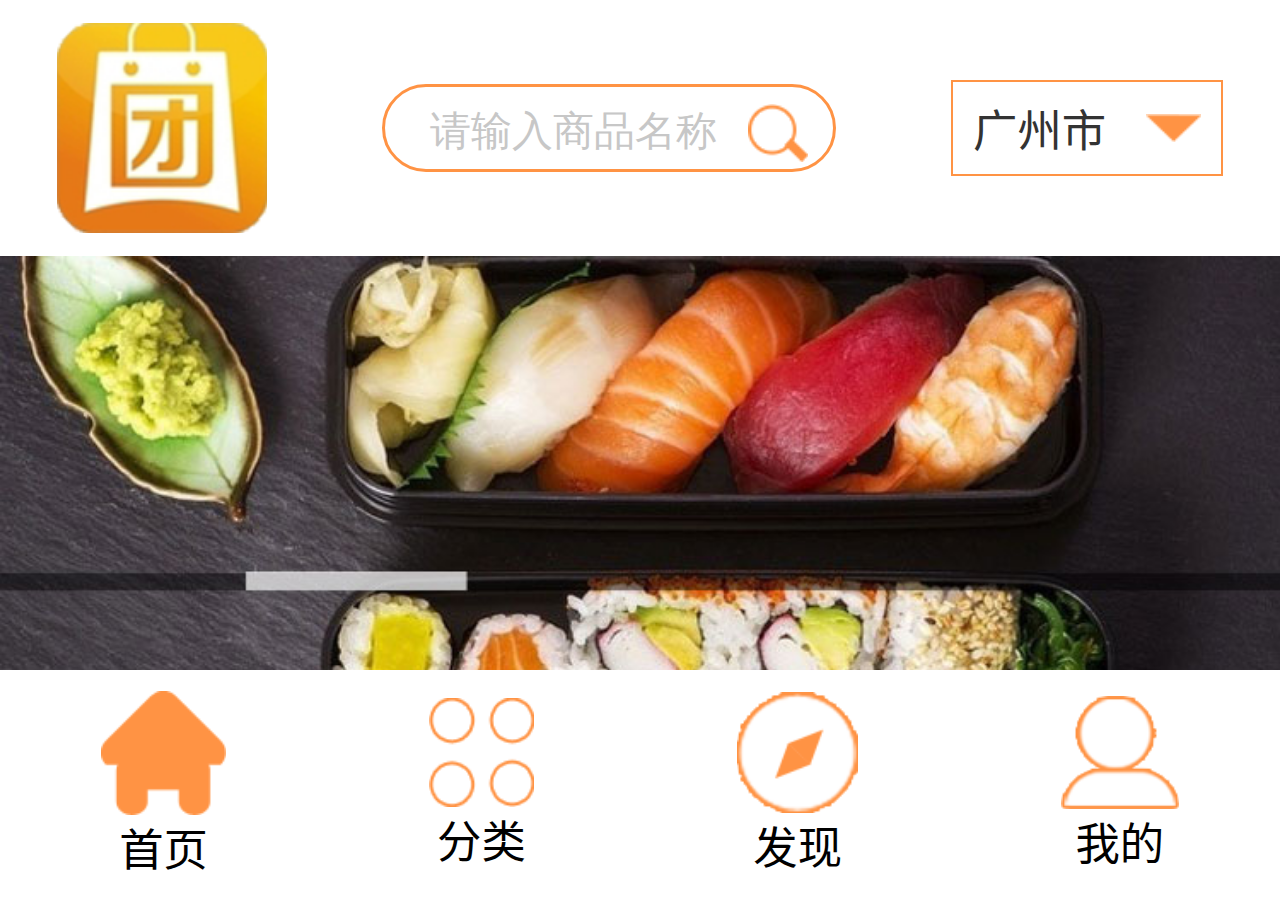
<file: index.html>
<!DOCTYPE html>
<html lang="en">

<head>
    <meta charset="UTF-8">
    <!-- device-width 设备宽度(手机屏幕宽度) initial-scale=1.0 初始化缩放为1 -->
    <meta name="viewport" content="width=device-width, initial-scale=1.0, user-scalable=no">
    <title>首页</title>
    <link rel="stylesheet" href="./css/index.min.css">
</head>

<body>
    <!-- 首页 -->
    <div class="index">
        <!-- 头部 -->
        <header>
            <!-- logo -->
            <img src="./img/logo.png">
            <!-- 搜索框 -->
            <div>
                <input type="text" placeholder="请输入商品名称">
                <img src="./img/fangdajing.png">
            </div>
            <!-- 下拉框 -->
            <div>
                <p>广州市</p>
                <img src="./img/jiantou.png">
            </div>
        </header>
        <section>
            <!-- 图片 -->
            <div class="picture">
                <img src="./img/content.jpg">
            </div>
            <!-- 优惠团购 -->
            <div class="discounts">
                <div class="top">
                    <div class="left">
                        <img src="./img/icon1.png">
                        <p>优惠团购</p>
                    </div>
                    <div class="right">
                        <p>更多</p>
                        <img src="./img/icon2.png">
                    </div>
                </div>
                <div class="bottom">
                    <div>
                        <img src="./img/goods.jpg">
                        <img src="./img/goods2.jpg">
                    </div>
                    <div>
                        <img src="./img/goods3.jpg">
                        <img src="./img/goods4.jpg">
                    </div>

                </div>
            </div>
            <!-- 猜你喜欢 -->
            <div class="guess">
                <div class="top">
                    <div class="left">
                        <img src="./img/icon3.png">
                        <p>猜你喜欢</p>
                    </div>
                    <div class="right">
                        <p>更多</p>
                        <img src="./img/icon2.png">
                    </div>
                </div>
                <div class="bottom">
                    <div class="food">
                        <div class="left">
                            <img src="./img/food.jpg">
                        </div>
                        <div class="right">
                            <div>
                                <h3>万岁寿司（正佳店）</h3>
                                <p>&lt;100m</p>
                            </div>
                            <div>
                                <p>[100店通用]双人套餐</p>
                            </div>
                            <div>
                                <h4>￥88.00</h4>
                                <p>已售1000</p>
                            </div>
                        </div>
                    </div>
                    <div class="food">
                        <div class="left">
                            <img src="./img/food2.jpg">
                        </div>
                        <div class="right">
                            <div>
                                <h3>周黑鸭（正佳店）</h3>
                                <p>&lt;100m</p>
                            </div>
                            <div>
                                <p>[100店通用]双人套餐</p>
                            </div>
                            <div>
                                <h4>￥88.00</h4>
                                <p>已售1000</p>
                            </div>
                        </div>
                    </div>
                </div>
            </div>
        </section>
        <footer>
            <ul>
                <li>
                    <a href="index.html">
                        <img src="./img/home.png">
                        <p>首页</p>
                    </a>
                </li>
                <li>
                    <a href="classify.html">
                        <img src="./img/class.png">
                        <p>分类</p>
                    </a>

                </li>
                <li>
                    <a href="find.html">
                        <img src="./img/discover.png">
                        <p>发现</p>
                    </a>

                </li>
                <li>
                    <a href="me.html">
                        <img src="./img/person.png">
                        <p>我的</p>
                    </a>

                </li>
            </ul>
        </footer>
    </div>
</body>
<script src="./lib-flexible-2.0/index.js"></script>

</html>
</file>
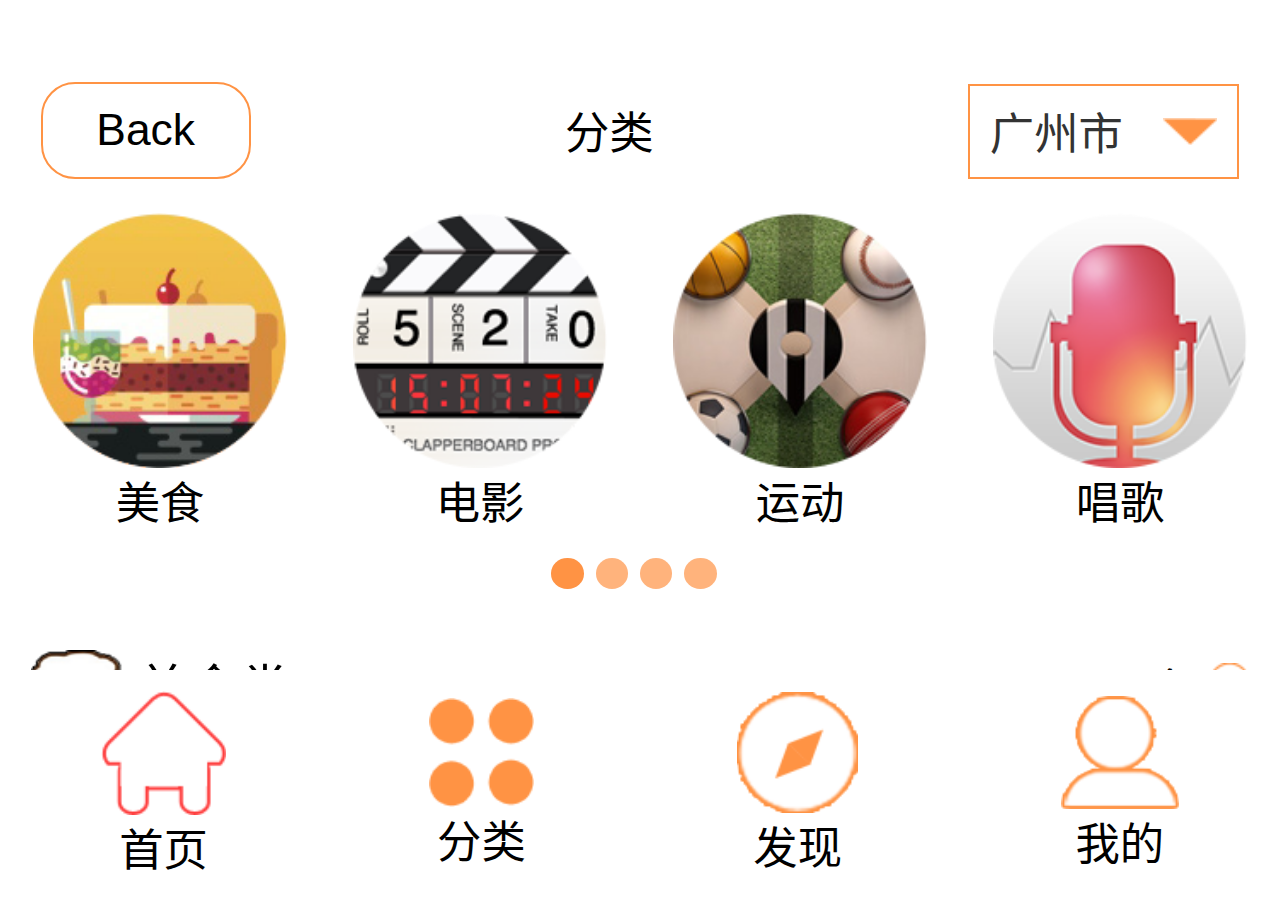
<file: classify.html>
<!DOCTYPE html>
<html lang="en">

<head>
    <meta charset="UTF-8">
    <meta name="viewport" content="width=device-width, initial-scale=1.0, user-scalable=no">
    <link rel="stylesheet" href="./css/classify.min.css">
    <title>分类</title>
</head>

<body>
    <div class="classify">
        <!-- 头部 -->
        <header>
            <button>Back</button>
            <p>分类</p>
            <div>
                <p>广州市</p>
                <img src="./img/jiantou.png">
            </div>
        </header>
        <!-- 区域 -->
        <section>
            <!-- 分类 -->
            <div class="slideshow">
                <!-- 图片 -->
                <ul>
                    <li>
                        <img src="./img/foods.png">
                        <p>美食</p>
                    </li>
                    <li>
                        <img src="./img/movie.png">
                        <p>电影</p>
                    </li>
                    <li>
                        <img src="./img/sport.png">
                        <p>运动</p>
                    </li>
                    <li>
                        <img src="./img/music.png">
                        <p>唱歌</p>
                    </li>
                </ul>
                <!-- 圆点 -->
                <div class="dot">
                    <div></div>
                    <div></div>
                    <div></div>
                    <div></div>
                </div>
            </div>
            <!-- 美食类 -->
            <div class="cate">
                <div class="top">
                    <div class="left">
                        <img src="./img/type_of_food.png">
                        <p>美食类</p>
                    </div>
                    <div class="right">
                        <p>更多</p>
                        <img src="./img/icon2.png">
                    </div>
                </div>
                <div class="bottom">
                    <img src="./img/foods1.jpg">
                    <img src="./img/foods2.jpg">
                    <img src="./img/foods3.jpg">
                    <img src="./img/foods4.jpg">
                </div>
            </div>
            <!-- 运动类 -->
            <div class="sport">
                <div class="top">
                    <div class="left">
                        <img src="./img/type_of_sport.png">
                        <p>运动类</p>
                    </div>
                    <div class="right">
                        <p>更多</p>
                        <img src="./img/icon2.png">
                    </div>
                </div>
                <div class="bottom">
                    <img src="./img/sport1.jpg">
                    <img src="./img/sport2.jpg">
                    <img src="./img/sport3.jpg">
                    <img src="./img/sport4.jpg">
                </div>
            </div>
            <!-- 电影类 -->
            <div class="movie">
                <div class="top">
                    <div class="left">
                        <img src="./img/type_of_movie.png">
                        <p>电影类</p>
                    </div>
                    <div class="right">
                        <p>更多</p>
                        <img src="./img/icon2.png">
                    </div>
                </div>
                <div class="bottom">
                    <img src="./img/movie1.jpg">
                    <img src="./img/movie2.jpg">
                    <img src="./img/movie3.jpg">
                    <img src="./img/movie4.jpg">
                </div>
            </div>
        </section>
        <!-- 尾部 -->
        <footer>
            <ul>
                <li>
                    <a href="index.html">
                        <img src="./img/classify/home.png">
                        <p>首页</p>
                    </a>

                </li>
                <li>
                    <a href="classify.html">
                        <img src="./img/classify/class.png">
                        <p>分类</p>
                    </a>

                </li>
                <li>
                    <a href="find.html">
                        <img src="./img/discover.png">
                        <p>发现</p>
                    </a>

                </li>
                <li>
                    <a href="me.html">
                        <img src="./img/person.png">
                        <p>我的</p>
                    </a>

                </li>
            </ul>
        </footer>
    </div>
</body>
<script src="./lib-flexible-2.0/index.js"></script>

</html>
</file>
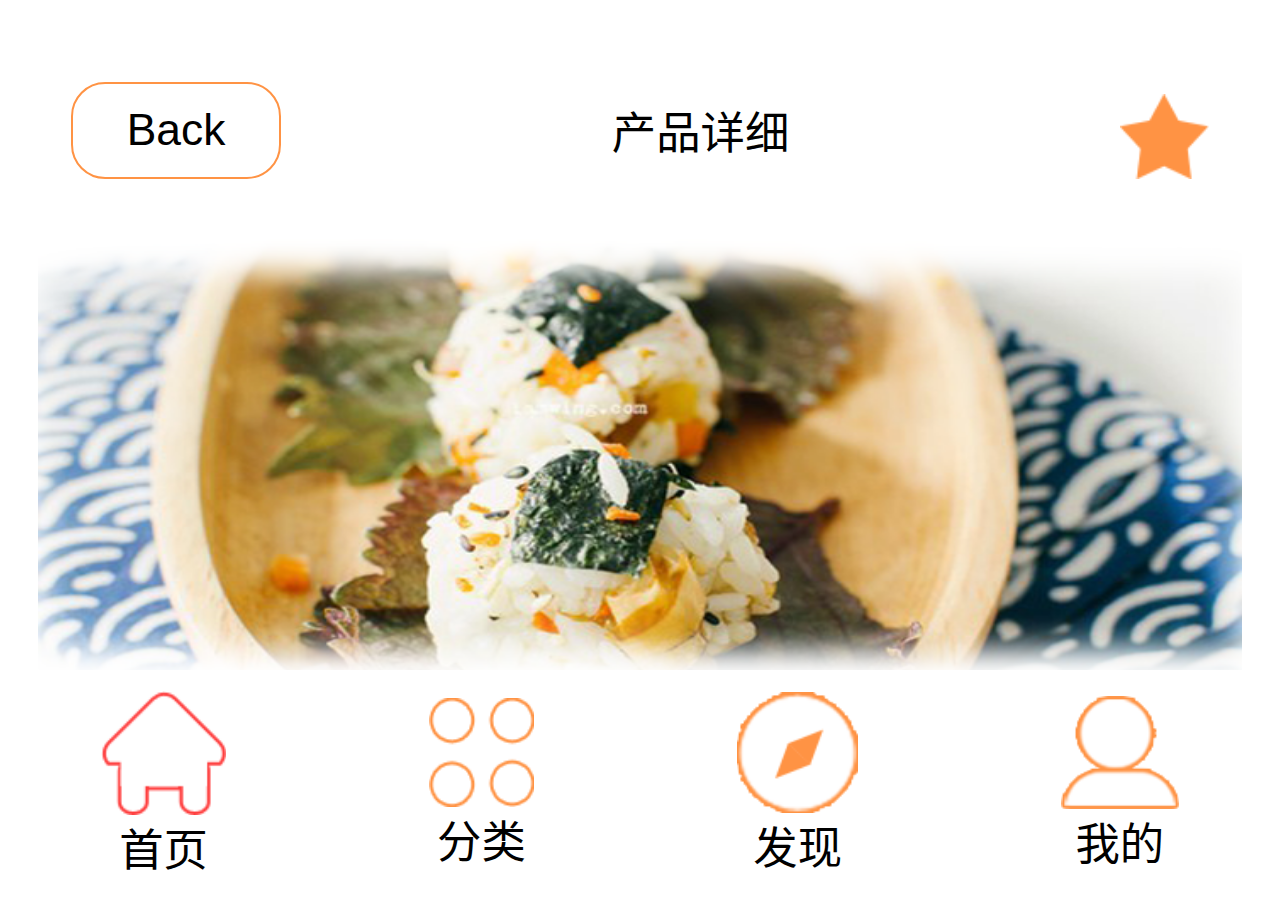
<file: detailed.html>
<!DOCTYPE html>
<html lang="en">

<head>
    <meta charset="UTF-8">
    <meta name="viewport" content="width=device-width, initial-scale=1.0, user-scalable=no">
    <title>产品详细</title>
    <link rel="stylesheet" href="./css/detailed.min.css">
</head>

<body>
    <div class="detailed">
        <!-- 头部 -->
        <header>
            <button>Back</button>
            <p>产品详细</p>
            <div>
                <img src="./img/star.png">
            </div>
        </header>
        <!-- 区域 -->
        <section>
            <div class="photo">
                <img src="./img/food/food.png">
                <div class="price">
                    <h4>￥32</h2>
                        <button>购买</button>
                </div>
            </div>
            <div class="evaluate">
                <div class="top">
                    <div class="left">
                        <img src="./img/star.png">
                        <p>好评度<span>99%</span></p>
                    </div>
                    <div class="right">
                        <p>共605个评价&gt;</p>
                    </div>
                </div>
                <div class="bottom">
                    <p>适用商品</p>
                    <p>&gt;</p>
                </div>
            </div>
            <div class="product">
                <div class="bread">
                    <img src="./img/food3.png">
                </div>
                <div class="store">
                    <div class="sushi">
                        <h4>万岁寿司（正佳店）</h4>
                        <div>
                            <img src="./img/star.png">
                            <img src="./img/star.png">
                            <img src="./img/star.png">
                            <img src="./img/star.png">
                            <img src="./img/star.png">
                            <p>10分</p>
                        </div>
                        <p>离你100m</p>
                        <a href="#">查看详情 &gt;&gt;</a>
                    </div>
                    <div class="open">
                        <button>进入</button>
                    </div>
                </div>
            </div>
            <div class="product">
                <div class="bread">
                    <img src="./img/food4.png">
                </div>
                <div class="store">
                    <div class="sushi">
                        <h4>万岁寿司（体育西店）</h4>
                        <div>
                            <img src="./img/star.png">
                            <img src="./img/star.png">
                            <img src="./img/star.png">
                            <img src="./img/star.png">
                            <img src="./img/star.png">
                            <p>10分</p>
                        </div>
                        <p>离你100m</p>
                        <a href="#">查看详情 &gt;&gt;</a>
                    </div>
                    <div class="open">
                        <button>进入</button>
                    </div>
                </div>
            </div>
            <div class="product">
                <div class="bread">
                    <img src="./img/food4.png">
                </div>
                <div class="store">
                    <div class="sushi">
                        <h4>万岁寿司（昌岗店）</h4>
                        <div>
                            <img src="./img/star.png">
                            <img src="./img/star.png">
                            <img src="./img/star.png">
                            <img src="./img/star.png">
                            <img src="./img/star.png">
                            <p>10分</p>
                        </div>
                        <p>离你100m</p>
                        <a href="#">查看详情 &gt;&gt;</a>
                    </div>
                    <div class="open">
                        <button>进入</button>
                    </div>
                </div>
            </div>
        </section>
        <!-- 尾部 -->
        <footer>
            <ul>
                <li>
                    <a href="index.html">
                        <img src="./img/classify/home.png">
                        <p>首页</p>
                    </a>

                </li>
                <li>
                    <a href="classify.html">
                        <img src="./img/class.png">
                        <p>分类</p>
                    </a>

                </li>
                <li>
                    <a href="find.html">
                        <img src="./img/discover.png">
                        <p>发现</p>
                    </a>

                </li>
                <li>
                    <a href="me.html">
                        <img src="./img/person.png">
                        <p>我的</p>
                    </a>

                </li>
            </ul>
        </footer>
    </div>
</body>
<script src="./lib-flexible-2.0/index.js"></script>

</html>
</file>
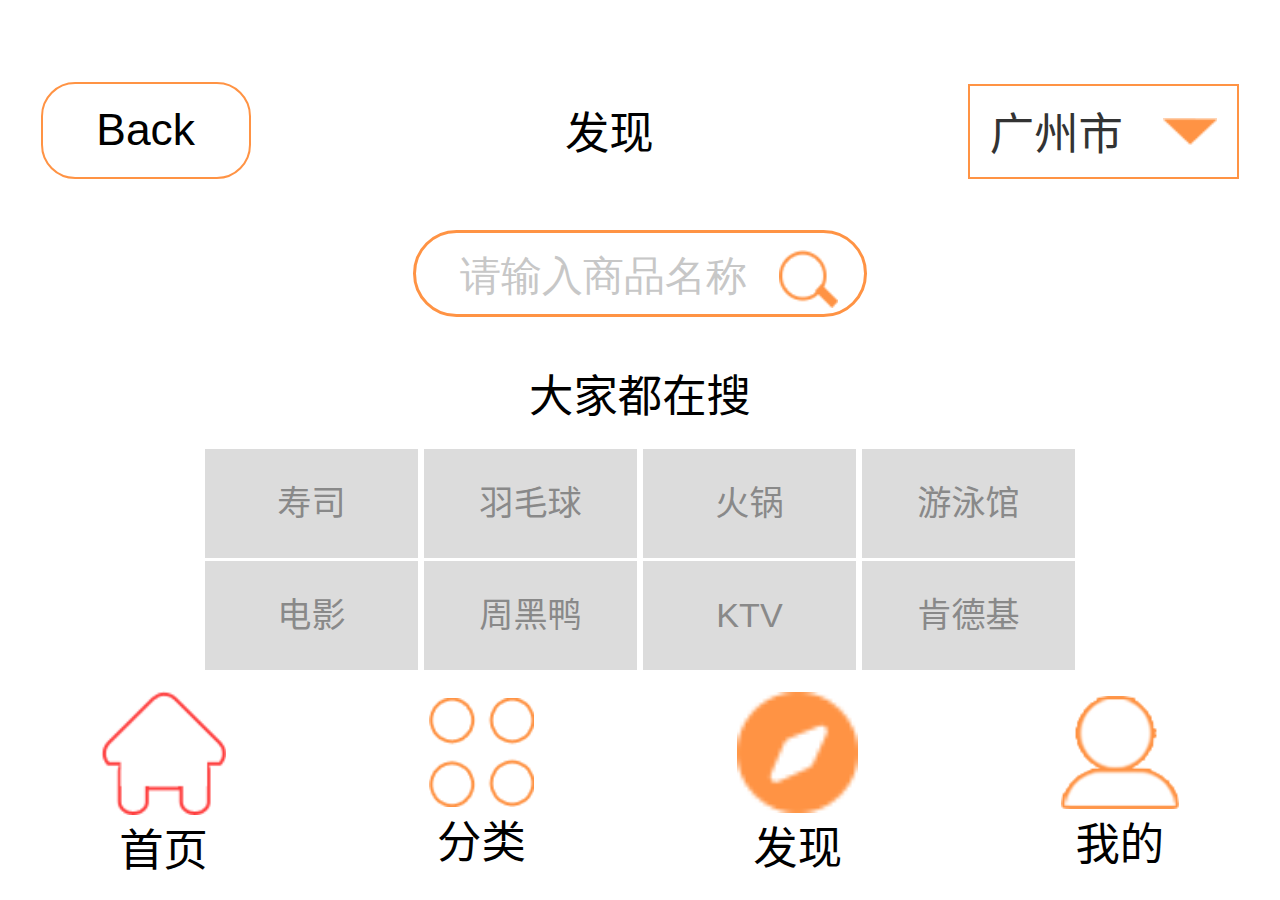
<file: find.html>
<!DOCTYPE html>
<html lang="en">

<head>
    <meta charset="UTF-8">
    <meta name="viewport" content="width=device-width, initial-scale=1.0, user-scalable=no">
    <title>发现</title>
    <link rel="stylesheet" href="./css/find.min.css">
</head>

<body>
    <div class="find">
        <!-- 头部 -->
        <header>
            <button>Back</button>
            <p>发现</p>
            <div>
                <p>广州市</p>
                <img src="./img/jiantou.png">
            </div>
        </header>
        <!-- 区域 -->
        <section>
            <!-- one -->
            <div class="dome">
                <!-- 搜索框 -->
                <div class="search">
                    <input type="text" placeholder="请输入商品名称">
                    <img src="./img/fangdajing.png">
                </div>
                <!-- 大家 -->
                <div class="everyone">
                    <p>大家都在搜</p>
                </div>
                <div class="strain">
                    <ul>
                        <li>
                            <p>寿司</p>
                        </li>
                        <li>
                            <p>羽毛球</p>
                        </li>
                        <li>
                            <p>火锅</p>
                        </li>
                        <li>
                            <p>游泳馆</p>
                        </li>
                        <li>
                            <p>电影</p>
                        </li>
                        <li>
                            <p>周黑鸭</p>
                        </li>
                        <li>
                            <p>KTV</p>
                        </li>
                        <li>
                            <p>肯德基</p>
                        </li>
                    </ul>
                </div>
            </div>
            <div class="hot">
                <div class="top">
                    <div class="left">
                        <img src="./img/fire.png">
                        <p>热门搜索</p>
                    </div>
                    <div class="right">
                        <p>更多</p>
                        <img src="./img/icon2.png">
                    </div>
                </div>
                <div class="bottom">
                    <div class="one">
                        <img src="./img/food6.jpg">
                    </div>
                    <div class="two">
                        <img src="./img/food7.jpg">
                        <img src="./img/food8.jpg">
                        <img src="./img/food9.jpg">
                    </div>
                </div>
            </div>
            <div class="recommend">
                <div class="top">
                    <div class="left">
                        <img src="./img/star.png">
                        <p>推荐搜索</p>
                    </div>
                    <div class="right">
                        <p>更多</p>
                        <img src="./img/icon2.png">
                    </div>
                </div>
                <div class="bottom">
                    <img src="./img/zhouheiya.jpg">
                    <img src="./img/badminton.jpg">
                    <img src="./img/pofeng.jpg">
                </div>
            </div>
        </section>
        <!-- 尾部 -->
        <footer>
            <ul>
                <li>
                    <a href="index.html">
                        <img src="./img/classify/home.png">
                        <p>首页</p>
                    </a>

                </li>
                <li>
                    <a href="classify.html">
                        <img src="./img/class.png">
                        <p>分类</p>
                    </a>

                </li>
                <li>
                    <a href="find.html">
                        <img src="./img/find.png">
                        <p>发现</p>
                    </a>

                </li>
                <li>
                    <a href="me.html">
                        <img src="./img/person.png">
                        <p>我的</p>
                    </a>

                </li>
            </ul>
        </footer>
    </div>
</body>
<script src="./lib-flexible-2.0/index.js"></script>

</html>
</file>
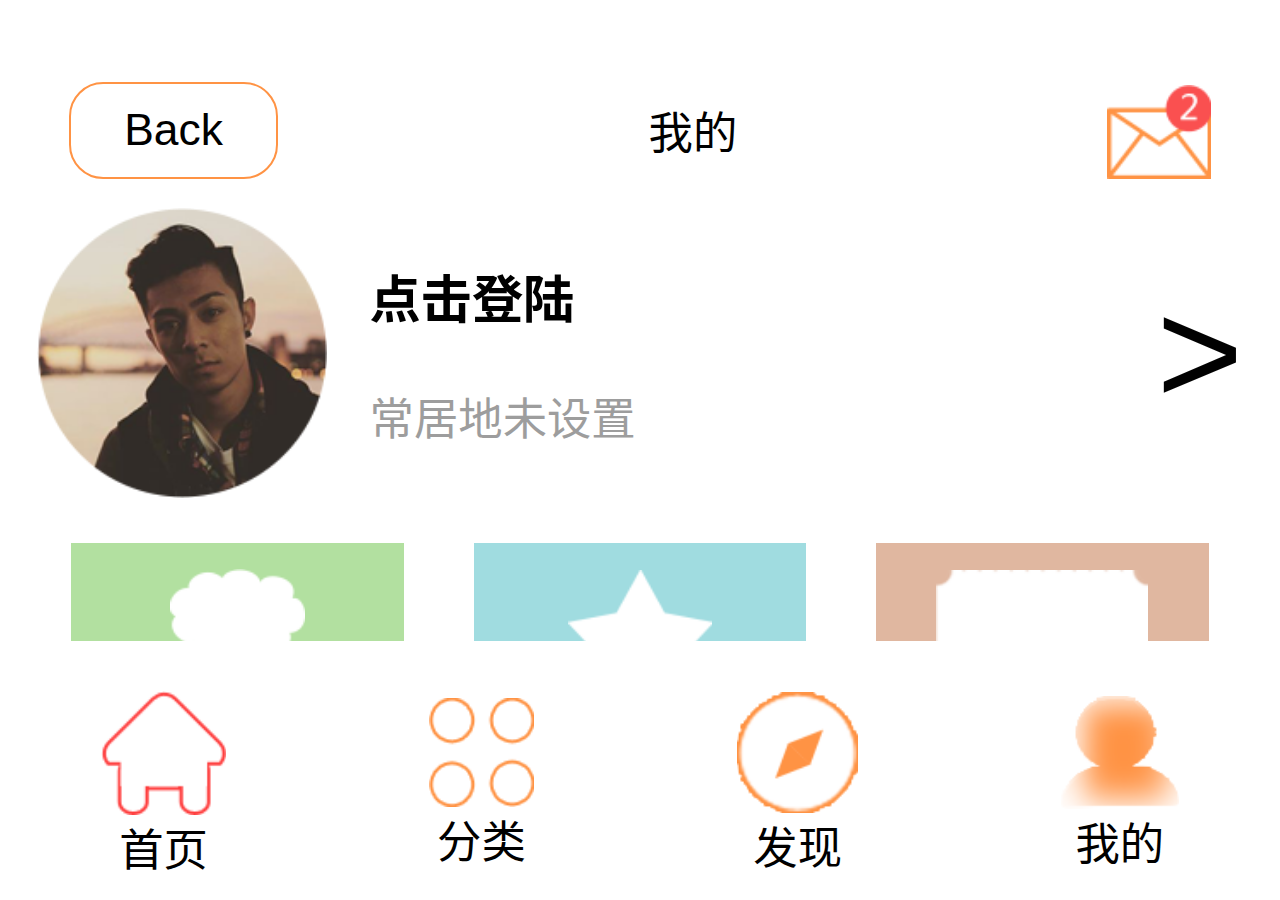
<file: me.html>
<!DOCTYPE html>
<html lang="en">

<head>
    <meta charset="UTF-8">
    <meta name="viewport" content="width=device-width, initial-scale=1.0, user-scalable=no">
    <title>我的</title>
    <link rel="stylesheet" href="./css/me.min.css">
</head>

<body>
    <div class="me">
        <!-- 头部 -->
        <header>
            <button>Back</button>
            <p>我的</p>
            <div>
                <img src="./img/message.png">
            </div>
        </header>
        <section>
            <div class="login">
                <div class="left">
                    <img src="./img/Head-portrait.png">
                    <div>
                        <h4>点击登陆</h4>
                        <p>常居地未设置</p>
                    </div>
                </div>
                <div class="right">
                    <p>&gt;</p>
                </div>
            </div>
            <div class="handle">
                <ul>
                    <li>
                        <img src="./img/review.png">
                        <p>我的点评</p>
                    </li>
                    <li>
                        <img src="./img/collect.png">
                        <p>我的收藏</p>
                    </li>
                    <li>
                        <img src="./img/coupons.png">
                        <p>我的优惠券</p>
                    </li>
                </ul>
            </div>
            <div class="menu">
                <!-- 我的钱包 -->
                <div class="wallet">
                    <div class="top">
                        <div class="left">
                            <div>
                                <img src="./img/money.png">
                            </div>
                            <p>我的钱包</p>
                        </div>
                        <div class="right">
                            <p>更多</p>
                            <img src="./img/icon2.png">
                        </div>
                    </div>
                </div>
                <!-- 待点评 -->
                <div class="wait">
                    <div class="top">
                        <div class="left">
                            <div>
                                <img src="./img/to-review.png">
                            </div>
                            <p>待点评</p>
                        </div>
                        <div class="right">
                            <p>更多</p>
                            <img src="./img/icon2.png">
                        </div>
                    </div>
                </div>
                <!-- 找朋友 -->
                <div class="friend">
                    <div class="top">
                        <div class="left">
                            <div>
                                <img src="./img/friends.png">
                            </div>
                            <p>找好友</p>
                        </div>
                        <div class="right">
                            <p>更多</p>
                            <img src="./img/icon2.png">
                        </div>
                    </div>
                </div>
                <!-- 我的足迹 -->
                <div class="footmark">
                    <div class="top">
                        <div class="left">
                            <div>
                                <img src="./img/footprint.png">
                            </div>
                            <p>我的足迹</p>
                        </div>
                        <div class="right">
                            <p>更多</p>
                            <img src="./img/icon2.png">
                        </div>
                    </div>
                </div>
                <!-- 设置 -->
                <div class="set">
                    <div class="top">
                        <div class="left">
                            <div>
                                <img src="./img/setting.png">
                            </div>
                            <p>设置</p>
                        </div>
                        <div class="right">
                            <p>更多</p>
                            <img src="./img/icon2.png">
                        </div>
                    </div>
                </div>
                <!-- 联系 -->
                <div class="contact">
                    <div class="top">
                        <div class="left">
                            <div>
                                <img src="./img/contact.png">
                            </div>
                            <p>联系</p>
                        </div>
                        <div class="right">
                            <p>更多</p>
                            <img src="./img/icon2.png">
                        </div>
                    </div>
                </div>
            </div>
            <div class="btn">
                <button>退出</button>
                <button>注销</button>
            </div>
        </section>
        <!-- 尾部 -->
        <footer>
            <ul>
                <li>
                    <a href="index.html">
                        <img src="./img/classify/home.png">
                        <p>首页</p>
                    </a>

                </li>
                <li>
                    <a href="classify.html">
                        <img src="./img/class.png">
                        <p>分类</p>
                    </a>

                </li>
                <li>
                    <a href="find.html">
                        <img src="./img/discover.png">
                        <p>发现</p>
                    </a>

                </li>
                <li>
                    <a href="me.html">
                        <img src="./img/me.png">
                        <p>我的</p>
                    </a>

                </li>
            </ul>
        </footer>
    </div>
</body>
<script src="./lib-flexible-2.0/index.js"></script>

</html>
</file>
<file: css/index.min.css>
html,body{font-family:sans-serif, PingFangSC-Regular, "Noto Sans CJK SC", "Source Han Sans CN", Heiti, Heiti SC, DroidSans, DroidSansFallback, Arial, "Microsoft YaHei";font-size:14px;color:#333;height:100%;-webkit-touch-callout:none;-webkit-text-size-adjust:none;-webkit-tap-highlight-color:transparent}a,body,center,cite,code,dd,del,div,dl,dt,em,fieldset,figcaption,figure,footer,form,h1,h2,h3,h4,h5,h6,header,hr,html,img,input,label,legend,li,mark,ol,p,section,span,strong,textarea,time,ul,var{margin:0;border:0;padding:0;font-style:normal;-webkit-box-sizing:border-box;box-sizing:border-box}article,aside,details,fieldset,figcaption,figure,footer,header,main,nav,section{display:block}a,button,cite,code,del,em,img,label,mark,small,strong,textarea,time,var{display:inline-block}footer,header,section{position:relative}ol,li,ul{list-style:none}button,input,textarea{font-family:"Helvetica Neue", Helvetica, Arial, "Microsoft YaHei", "微软雅黑", "黑体", "宋体", Arial, sans-serif;border:0;margin:0;padding:0;font-size:1em;line-height:1em;outline:none;background-color:transparent}input,textarea,a{-webkit-tap-highlight-color:transparent}textarea{resize:none;-webkit-appearance:none}span{display:inline-block}a:active,a:hover{outline:0}a,a:visited{text-decoration:none}a:focus{outline:none}.wordWrap,label{word-wrap:break-word;word-break:break-all}table{border-collapse:collapse;border-spacing:0}td,th{padding:0}a,input{-webkit-tap-highlight-color:rgba(255,0,0,0)}input::-webkit-input-placeholder{color:#c7c7c7}input:-moz-placeholder{color:#c7c7c7}input::-moz-placeholder{color:#c7c7c7}input:-ms-input-placeholder{color:#c7c7c7}textarea::-webkit-input-placeholder{color:#c7c7c7}textarea:-moz-placeholder{color:#c7c7c7}textarea::-moz-placeholder{color:#c7c7c7}textarea:-ms-input-placeholder{color:#c7c7c7}footer{-webkit-box-flex:0;-ms-flex:none;flex:none;width:100%;height:1.8rem;background-color:#fff;display:-webkit-box;display:-ms-flexbox;display:flex;-webkit-box-align:center;-ms-flex-align:center;align-items:center}footer ul{width:100%;display:-webkit-box;display:-ms-flexbox;display:flex;-ms-flex-pack:distribute;justify-content:space-around;-webkit-box-align:center;-ms-flex-align:center;align-items:center}footer ul li{font-size:0}footer ul li p{font-size:.346667rem;color:#000000;text-align:center}footer ul li:nth-child(1) img{width:.973333rem;height:.973333rem}footer ul li:nth-child(2) img{width:.826667rem;height:.853333rem}footer ul li:nth-child(3) img{width:.946667rem;height:.946667rem}footer ul li:nth-child(4) img{width:.92rem;height:.88rem}.index{width:100%;height:100%;display:-webkit-box;display:-ms-flexbox;display:flex;-webkit-box-orient:vertical;-webkit-box-direction:normal;-ms-flex-direction:column;flex-direction:column;background-color:#fff}.index header{-webkit-box-flex:0;-ms-flex:none;flex:none;width:100%;background-color:#fff}.index section{-webkit-box-flex:1;-ms-flex:1;flex:1;overflow:auto;background-color:#fff}.index header{height:2rem;background-color:#fff;display:-webkit-box;display:-ms-flexbox;display:flex;-ms-flex-pack:distribute;justify-content:space-around;-webkit-box-align:center;-ms-flex-align:center;align-items:center}.index header img{width:1.64rem;height:1.64rem}.index header div:nth-of-type(1){width:3.546667rem;height:.68rem;font-size:.32rem;border:0.02667rem solid #ff9344;border-radius:.666667rem;position:relative}.index header div:nth-of-type(1) input{width:3.546667rem;height:.68rem;text-indent:.346667rem;color:#777777}.index header div:nth-of-type(1) img{position:absolute;right:.2rem;bottom:.053333rem;width:.466667rem;height:.453333rem}.index header div:nth-of-type(2){width:2.12rem;height:.746667rem;font-size:.346667rem;display:-webkit-box;display:-ms-flexbox;display:flex;-ms-flex-pack:distribute;justify-content:space-around;-webkit-box-align:center;-ms-flex-align:center;align-items:center;border:2px solid #ff9344}.index header div:nth-of-type(2) img{width:.426667rem;height:.213333rem}.index section{width:100%;background-color:#fff}.index section .picture{width:100%}.index section .picture img{width:100%}.index section .discounts{margin-top:.466667rem;width:100%}.index section .discounts .top{display:-webkit-box;display:-ms-flexbox;display:flex;-webkit-box-pack:justify;-ms-flex-pack:justify;justify-content:space-between;margin-bottom:.2rem}.index section .discounts .top .left{font-size:.4rem;margin-left:.24rem}.index section .discounts .top .left img{width:.746667rem;height:.72rem;vertical-align:middle}.index section .discounts .top .left p{display:inline-block;vertical-align:middle;color:#000000}.index section .discounts .top .right{width:1.333333rem;font-size:0;display:-webkit-box;display:-ms-flexbox;display:flex;-webkit-box-align:center;-ms-flex-align:center;align-items:center}.index section .discounts .top .right p{font-size:.32rem;display:inline-block;vertical-align:middle;color:#000000;margin-right:.133333rem}.index section .discounts .top .right img{width:.333333rem;height:.346667rem;vertical-align:middle}.index section .discounts .bottom{width:100%;height:3.613333rem;display:-webkit-box;display:-ms-flexbox;display:flex;-webkit-box-pack:justify;-ms-flex-pack:justify;justify-content:space-between;-webkit-box-orient:vertical;-webkit-box-direction:normal;-ms-flex-direction:column;flex-direction:column}.index section .discounts .bottom div{display:-webkit-box;display:-ms-flexbox;display:flex;-ms-flex-pack:distribute;justify-content:space-around}.index section .discounts .bottom div img{width:3.213333rem;height:1.253333rem}.index section .guess{margin-top:.466667rem;width:100%}.index section .guess .top{display:-webkit-box;display:-ms-flexbox;display:flex;-webkit-box-pack:justify;-ms-flex-pack:justify;justify-content:space-between;margin-bottom:.2rem}.index section .guess .top .left{font-size:.4rem;margin-left:.24rem}.index section .guess .top .left img{width:.746667rem;height:.72rem;vertical-align:middle}.index section .guess .top .left p{display:inline-block;vertical-align:middle;color:#000000}.index section .guess .top .right{width:1.333333rem;font-size:0;display:-webkit-box;display:-ms-flexbox;display:flex;-webkit-box-align:center;-ms-flex-align:center;align-items:center}.index section .guess .top .right p{font-size:.32rem;display:inline-block;vertical-align:middle;color:#000000;margin-right:.133333rem}.index section .guess .top .right img{width:.333333rem;height:.346667rem;vertical-align:middle}.index section .guess .top{margin-bottom:.533333rem}.index section .guess .bottom .food{height:2.186667rem;width:100%;display:-webkit-box;display:-ms-flexbox;display:flex;-ms-flex-pack:distribute;justify-content:space-around;margin-bottom:.373333rem}.index section .guess .bottom .food .left{width:2.813333rem;height:100%}.index section .guess .bottom .food .left img{width:100%;height:100%}.index section .guess .bottom .food .right{height:100%;width:6.4rem;font-size:0;display:-webkit-box;display:-ms-flexbox;display:flex;-webkit-box-orient:vertical;-webkit-box-direction:normal;-ms-flex-direction:column;flex-direction:column;-webkit-box-pack:center;-ms-flex-pack:center;justify-content:center}.index section .guess .bottom .food .right div{width:100%;display:-webkit-box;display:-ms-flexbox;display:flex;-webkit-box-pack:justify;-ms-flex-pack:justify;justify-content:space-between}.index section .guess .bottom .food .right div:nth-child(1) h3{font-size:.4rem;color:#000000}.index section .guess .bottom .food .right div:nth-child(1) p{font-size:.293333rem;color:#494949}.index section .guess .bottom .food .right div:nth-child(2){margin:.106667rem 0 .2rem}.index section .guess .bottom .food .right div:nth-child(2) p{font-size:.293333rem;color:#494949}.index section .guess .bottom .food .right div:nth-child(3) h4{font-size:.426667rem;color:#ff9344}.index section .guess .bottom .food .right div:nth-child(3) p{font-size:.293333rem;color:#494949}
/*# sourceMappingURL=index.min.css.map */
</file>
<file: css/classify.min.css>
html,body{font-family:sans-serif, PingFangSC-Regular, "Noto Sans CJK SC", "Source Han Sans CN", Heiti, Heiti SC, DroidSans, DroidSansFallback, Arial, "Microsoft YaHei";font-size:14px;color:#333;height:100%;-webkit-touch-callout:none;-webkit-text-size-adjust:none;-webkit-tap-highlight-color:transparent}a,body,center,cite,code,dd,del,div,dl,dt,em,fieldset,figcaption,figure,footer,form,h1,h2,h3,h4,h5,h6,header,hr,html,img,input,label,legend,li,mark,ol,p,section,span,strong,textarea,time,ul,var{margin:0;border:0;padding:0;font-style:normal;-webkit-box-sizing:border-box;box-sizing:border-box}article,aside,details,fieldset,figcaption,figure,footer,header,main,nav,section{display:block}a,button,cite,code,del,em,img,label,mark,small,strong,textarea,time,var{display:inline-block}footer,header,section{position:relative}ol,li,ul{list-style:none}button,input,textarea{font-family:"Helvetica Neue", Helvetica, Arial, "Microsoft YaHei", "微软雅黑", "黑体", "宋体", Arial, sans-serif;border:0;margin:0;padding:0;font-size:1em;line-height:1em;outline:none;background-color:transparent}input,textarea,a{-webkit-tap-highlight-color:transparent}textarea{resize:none;-webkit-appearance:none}span{display:inline-block}a:active,a:hover{outline:0}a,a:visited{text-decoration:none}a:focus{outline:none}.wordWrap,label{word-wrap:break-word;word-break:break-all}table{border-collapse:collapse;border-spacing:0}td,th{padding:0}a,input{-webkit-tap-highlight-color:rgba(255,0,0,0)}input::-webkit-input-placeholder{color:#c7c7c7}input:-moz-placeholder{color:#c7c7c7}input::-moz-placeholder{color:#c7c7c7}input:-ms-input-placeholder{color:#c7c7c7}textarea::-webkit-input-placeholder{color:#c7c7c7}textarea:-moz-placeholder{color:#c7c7c7}textarea::-moz-placeholder{color:#c7c7c7}textarea:-ms-input-placeholder{color:#c7c7c7}footer{-webkit-box-flex:0;-ms-flex:none;flex:none;width:100%;height:1.8rem;background-color:#fff;display:-webkit-box;display:-ms-flexbox;display:flex;-webkit-box-align:center;-ms-flex-align:center;align-items:center}footer ul{width:100%;display:-webkit-box;display:-ms-flexbox;display:flex;-ms-flex-pack:distribute;justify-content:space-around;-webkit-box-align:center;-ms-flex-align:center;align-items:center}footer ul li{font-size:0}footer ul li p{font-size:.346667rem;color:#000000;text-align:center}footer ul li:nth-child(1) img{width:.973333rem;height:.973333rem}footer ul li:nth-child(2) img{width:.826667rem;height:.853333rem}footer ul li:nth-child(3) img{width:.946667rem;height:.946667rem}footer ul li:nth-child(4) img{width:.92rem;height:.88rem}.classify{width:100%;height:100%;display:-webkit-box;display:-ms-flexbox;display:flex;-webkit-box-orient:vertical;-webkit-box-direction:normal;-ms-flex-direction:column;flex-direction:column;background-color:#fff}.classify header{-webkit-box-flex:0;-ms-flex:none;flex:none;width:100%;background-color:#fff}.classify section{-webkit-box-flex:1;-ms-flex:1;flex:1;overflow:auto;background-color:#fff}.classify header{height:1.4rem;display:-webkit-box;display:-ms-flexbox;display:flex;-ms-flex-pack:distribute;justify-content:space-around;-webkit-box-align:end;-ms-flex-align:end;align-items:flex-end}.classify header button{font-size:.346667rem;color:#000;background-color:#fff;border:2px solid #ff9344;width:1.64rem;height:.76rem;border-radius:.266667rem}.classify header>p{width:4.333333rem;font-size:.346667rem;height:.693333rem;color:#000;text-align:center;line-height:.693333rem}.classify header div{width:2.12rem;height:.746667rem;font-size:.346667rem;display:-webkit-box;display:-ms-flexbox;display:flex;-ms-flex-pack:distribute;justify-content:space-around;-webkit-box-align:center;-ms-flex-align:center;align-items:center;border:2px solid #ff9344}.classify header div img{width:.426667rem;height:.213333rem}.classify section{margin-top:.266667rem;width:100%}.classify section .slideshow{height:2.933333rem;width:100%;display:-webkit-box;display:-ms-flexbox;display:flex;-webkit-box-pack:justify;-ms-flex-pack:justify;justify-content:space-between;-webkit-box-orient:vertical;-webkit-box-direction:normal;-ms-flex-direction:column;flex-direction:column}.classify section .slideshow ul{width:100%;font-size:0;display:-webkit-box;display:-ms-flexbox;display:flex;-ms-flex-pack:distribute;justify-content:space-around;text-align:center}.classify section .slideshow ul img{width:1.986667rem;height:1.986667rem}.classify section .slideshow ul p{font-size:.346667rem;color:#000}.classify section .slideshow .dot{width:100%;display:-webkit-box;display:-ms-flexbox;display:flex;-webkit-box-pack:center;-ms-flex-pack:center;justify-content:center}.classify section .slideshow .dot div{width:.253333rem;height:.24rem;background-color:#ff9344;border-radius:50%;margin-right:.093333rem}.classify section .slideshow .dot div:not(:first-child){opacity:0.7}.classify section .cate{margin-top:.466667rem;width:100%}.classify section .cate .top{display:-webkit-box;display:-ms-flexbox;display:flex;-webkit-box-pack:justify;-ms-flex-pack:justify;justify-content:space-between;margin-bottom:.2rem}.classify section .cate .top .left{font-size:.4rem;margin-left:.24rem}.classify section .cate .top .left img{width:.746667rem;height:.72rem;vertical-align:middle}.classify section .cate .top .left p{display:inline-block;vertical-align:middle;color:#000000}.classify section .cate .top .right{width:1.333333rem;font-size:0;display:-webkit-box;display:-ms-flexbox;display:flex;-webkit-box-align:center;-ms-flex-align:center;align-items:center}.classify section .cate .top .right p{font-size:.32rem;display:inline-block;vertical-align:middle;color:#000000;margin-right:.133333rem}.classify section .cate .top .right img{width:.333333rem;height:.346667rem;vertical-align:middle}.classify section .cate .top .left img{width:.72rem;height:.56rem}.classify section .cate .top{margin-bottom:0}.classify section .cate .bottom{width:100%;margin:.493333rem 0 .666667rem;display:-webkit-box;display:-ms-flexbox;display:flex;-ms-flex-pack:distribute;justify-content:space-around}.classify section .cate .bottom img{width:1.773333rem;height:1.773333rem}.classify section .sport{margin-top:.466667rem;width:100%}.classify section .sport .top{display:-webkit-box;display:-ms-flexbox;display:flex;-webkit-box-pack:justify;-ms-flex-pack:justify;justify-content:space-between;margin-bottom:.2rem}.classify section .sport .top .left{font-size:.4rem;margin-left:.24rem}.classify section .sport .top .left img{width:.746667rem;height:.72rem;vertical-align:middle}.classify section .sport .top .left p{display:inline-block;vertical-align:middle;color:#000000}.classify section .sport .top .right{width:1.333333rem;font-size:0;display:-webkit-box;display:-ms-flexbox;display:flex;-webkit-box-align:center;-ms-flex-align:center;align-items:center}.classify section .sport .top .right p{font-size:.32rem;display:inline-block;vertical-align:middle;color:#000000;margin-right:.133333rem}.classify section .sport .top .right img{width:.333333rem;height:.346667rem;vertical-align:middle}.classify section .sport .top .left img{width:.626667rem;height:.773333rem}.classify section .sport .top{margin-bottom:0}.classify section .sport .bottom{width:100%;margin:.493333rem 0 .666667rem;display:-webkit-box;display:-ms-flexbox;display:flex;-ms-flex-pack:distribute;justify-content:space-around}.classify section .sport .bottom img{width:1.773333rem;height:1.773333rem}.classify section .movie{margin-top:.466667rem;width:100%}.classify section .movie .top{display:-webkit-box;display:-ms-flexbox;display:flex;-webkit-box-pack:justify;-ms-flex-pack:justify;justify-content:space-between;margin-bottom:.2rem}.classify section .movie .top .left{font-size:.4rem;margin-left:.24rem}.classify section .movie .top .left img{width:.746667rem;height:.72rem;vertical-align:middle}.classify section .movie .top .left p{display:inline-block;vertical-align:middle;color:#000000}.classify section .movie .top .right{width:1.333333rem;font-size:0;display:-webkit-box;display:-ms-flexbox;display:flex;-webkit-box-align:center;-ms-flex-align:center;align-items:center}.classify section .movie .top .right p{font-size:.32rem;display:inline-block;vertical-align:middle;color:#000000;margin-right:.133333rem}.classify section .movie .top .right img{width:.333333rem;height:.346667rem;vertical-align:middle}.classify section .movie .top .left img{width:.706667rem;height:.693333rem}.classify section .movie .top{margin-bottom:0}.classify section .movie .bottom{width:100%;margin:.493333rem 0 .666667rem;display:-webkit-box;display:-ms-flexbox;display:flex;-ms-flex-pack:distribute;justify-content:space-around}.classify section .movie .bottom img{width:1.773333rem;height:1.773333rem}
/*# sourceMappingURL=classify.min.css.map */
</file>
<file: css/detailed.min.css>
html,body{font-family:sans-serif, PingFangSC-Regular, "Noto Sans CJK SC", "Source Han Sans CN", Heiti, Heiti SC, DroidSans, DroidSansFallback, Arial, "Microsoft YaHei";font-size:14px;color:#333;height:100%;-webkit-touch-callout:none;-webkit-text-size-adjust:none;-webkit-tap-highlight-color:transparent}a,body,center,cite,code,dd,del,div,dl,dt,em,fieldset,figcaption,figure,footer,form,h1,h2,h3,h4,h5,h6,header,hr,html,img,input,label,legend,li,mark,ol,p,section,span,strong,textarea,time,ul,var{margin:0;border:0;padding:0;font-style:normal;-webkit-box-sizing:border-box;box-sizing:border-box}article,aside,details,fieldset,figcaption,figure,footer,header,main,nav,section{display:block}a,button,cite,code,del,em,img,label,mark,small,strong,textarea,time,var{display:inline-block}footer,header,section{position:relative}ol,li,ul{list-style:none}button,input,textarea{font-family:"Helvetica Neue", Helvetica, Arial, "Microsoft YaHei", "微软雅黑", "黑体", "宋体", Arial, sans-serif;border:0;margin:0;padding:0;font-size:1em;line-height:1em;outline:none;background-color:transparent}input,textarea,a{-webkit-tap-highlight-color:transparent}textarea{resize:none;-webkit-appearance:none}span{display:inline-block}a:active,a:hover{outline:0}a,a:visited{text-decoration:none}a:focus{outline:none}.wordWrap,label{word-wrap:break-word;word-break:break-all}table{border-collapse:collapse;border-spacing:0}td,th{padding:0}a,input{-webkit-tap-highlight-color:rgba(255,0,0,0)}input::-webkit-input-placeholder{color:#c7c7c7}input:-moz-placeholder{color:#c7c7c7}input::-moz-placeholder{color:#c7c7c7}input:-ms-input-placeholder{color:#c7c7c7}textarea::-webkit-input-placeholder{color:#c7c7c7}textarea:-moz-placeholder{color:#c7c7c7}textarea::-moz-placeholder{color:#c7c7c7}textarea:-ms-input-placeholder{color:#c7c7c7}footer{-webkit-box-flex:0;-ms-flex:none;flex:none;width:100%;height:1.8rem;background-color:#fff;display:-webkit-box;display:-ms-flexbox;display:flex;-webkit-box-align:center;-ms-flex-align:center;align-items:center}footer ul{width:100%;display:-webkit-box;display:-ms-flexbox;display:flex;-ms-flex-pack:distribute;justify-content:space-around;-webkit-box-align:center;-ms-flex-align:center;align-items:center}footer ul li{font-size:0}footer ul li p{font-size:.346667rem;color:#000000;text-align:center}footer ul li:nth-child(1) img{width:.973333rem;height:.973333rem}footer ul li:nth-child(2) img{width:.826667rem;height:.853333rem}footer ul li:nth-child(3) img{width:.946667rem;height:.946667rem}footer ul li:nth-child(4) img{width:.92rem;height:.88rem}.detailed{width:100%;height:100%;display:-webkit-box;display:-ms-flexbox;display:flex;-webkit-box-orient:vertical;-webkit-box-direction:normal;-ms-flex-direction:column;flex-direction:column;background-color:#fff}.detailed header{-webkit-box-flex:0;-ms-flex:none;flex:none;width:100%;background-color:#fff}.detailed section{-webkit-box-flex:1;-ms-flex:1;flex:1;overflow:auto;background-color:#fff}.detailed header{height:1.4rem;display:-webkit-box;display:-ms-flexbox;display:flex;-ms-flex-pack:distribute;justify-content:space-around;-webkit-box-align:end;-ms-flex-align:end;align-items:flex-end}.detailed header button{font-size:.346667rem;color:#000;background-color:#fff;border:2px solid #ff9344;width:1.64rem;height:.76rem;border-radius:.266667rem}.detailed header p{width:4.333333rem;font-size:.346667rem;height:.693333rem;color:#000;text-align:center;line-height:.693333rem}.detailed header div{width:.693333rem;height:.666667rem}.detailed header div img{width:100%;height:100%}.detailed section{width:100%;font-size:0}.detailed section .photo{width:100%;height:4.746667rem;text-align:center;margin:.466667rem 0 .666667rem}.detailed section .photo img{width:9.4rem;height:3.466667rem}.detailed section .photo .price{width:8.933333rem;height:.96rem;margin:.4rem auto 0;display:-webkit-box;display:-ms-flexbox;display:flex;-webkit-box-pack:justify;-ms-flex-pack:justify;justify-content:space-between;-webkit-box-align:center;-ms-flex-align:center;align-items:center}.detailed section .photo .price h4{height:.96rem;width:2.173333rem;font-size:.96rem;color:#ff9344;font-weight:normal;line-height:.96rem}.detailed section .photo .price button{width:1.48rem;height:.786667rem;font-size:.4rem;color:#fff;background-color:#ff9344;border-radius:.266667rem}.detailed section .evaluate{height:1.866667rem;width:100%;display:-webkit-box;display:-ms-flexbox;display:flex;-webkit-box-pack:justify;-ms-flex-pack:justify;justify-content:space-between;-webkit-box-orient:vertical;-webkit-box-direction:normal;-ms-flex-direction:column;flex-direction:column}.detailed section .evaluate .top{width:8.866667rem;height:.48rem;margin:0 auto;display:-webkit-box;display:-ms-flexbox;display:flex;-webkit-box-pack:justify;-ms-flex-pack:justify;justify-content:space-between}.detailed section .evaluate .top .left{display:-webkit-box;display:-ms-flexbox;display:flex;width:2.933333rem;-webkit-box-pack:justify;-ms-flex-pack:justify;justify-content:space-between}.detailed section .evaluate .top .left img{width:.506667rem;height:.48rem}.detailed section .evaluate .top .left p{width:2.133333rem;font-size:.4rem;color:#000}.detailed section .evaluate .top .left p span{color:#ff9344}.detailed section .evaluate .top .right{width:2.266667rem;font-size:.346667rem;color:#8e8e8e}.detailed section .evaluate .bottom{width:8.853333rem;height:.893333rem;background-color:#ff9344;-webkit-box-align:center;-ms-flex-align:center;align-items:center;display:-webkit-box;display:-ms-flexbox;display:flex;-webkit-box-pack:justify;-ms-flex-pack:justify;justify-content:space-between;margin:0 auto}.detailed section .evaluate .bottom p{font-size:.413333rem;color:#fff;margin:0 .133333rem}.detailed section .product{width:8.866667rem;margin:.133333rem auto .266667rem;display:-webkit-box;display:-ms-flexbox;display:flex;-webkit-box-pack:justify;-ms-flex-pack:justify;justify-content:space-between}.detailed section .product .bread{width:2.36rem;height:2.346667rem}.detailed section .product .bread img{width:100%;height:100%}.detailed section .product .store{display:-webkit-box;display:-ms-flexbox;display:flex;-webkit-box-pack:justify;-ms-flex-pack:justify;justify-content:space-between;-webkit-box-align:center;-ms-flex-align:center;align-items:center;width:6.266667rem;height:2.346667rem}.detailed section .product .store .sushi{height:100%;width:4.693333rem;display:-webkit-box;display:-ms-flexbox;display:flex;-webkit-box-pack:space-evenly;-ms-flex-pack:space-evenly;justify-content:space-evenly;-webkit-box-orient:vertical;-webkit-box-direction:normal;-ms-flex-direction:column;flex-direction:column}.detailed section .product .store .sushi h4{width:100%;font-size:.4rem;line-height:.413333rem;color:#000}.detailed section .product .store .sushi div{width:3.506667rem;display:-webkit-box;display:-ms-flexbox;display:flex;-webkit-box-pack:justify;-ms-flex-pack:justify;justify-content:space-between}.detailed section .product .store .sushi div img{width:.48rem;height:.453333rem}.detailed section .product .store .sushi div p{font-size:.346667rem;color:#929292}.detailed section .product .store .sushi>p{width:100%;font-size:.32rem;color:#929292}.detailed section .product .store .sushi a{width:100%;color:#ff9344;font-size:.266667rem}.detailed section .product .store .open{width:1.48rem;height:.786667rem}.detailed section .product .store .open button{width:100%;height:100%;background-color:#ff9344;color:#fff;border-radius:.266667rem;font-size:.4rem}
/*# sourceMappingURL=detailed.min.css.map */
</file>
<file: css/find.min.css>
html,body{font-family:sans-serif, PingFangSC-Regular, "Noto Sans CJK SC", "Source Han Sans CN", Heiti, Heiti SC, DroidSans, DroidSansFallback, Arial, "Microsoft YaHei";font-size:14px;color:#333;height:100%;-webkit-touch-callout:none;-webkit-text-size-adjust:none;-webkit-tap-highlight-color:transparent}a,body,center,cite,code,dd,del,div,dl,dt,em,fieldset,figcaption,figure,footer,form,h1,h2,h3,h4,h5,h6,header,hr,html,img,input,label,legend,li,mark,ol,p,section,span,strong,textarea,time,ul,var{margin:0;border:0;padding:0;font-style:normal;-webkit-box-sizing:border-box;box-sizing:border-box}article,aside,details,fieldset,figcaption,figure,footer,header,main,nav,section{display:block}a,button,cite,code,del,em,img,label,mark,small,strong,textarea,time,var{display:inline-block}footer,header,section{position:relative}ol,li,ul{list-style:none}button,input,textarea{font-family:"Helvetica Neue", Helvetica, Arial, "Microsoft YaHei", "微软雅黑", "黑体", "宋体", Arial, sans-serif;border:0;margin:0;padding:0;font-size:1em;line-height:1em;outline:none;background-color:transparent}input,textarea,a{-webkit-tap-highlight-color:transparent}textarea{resize:none;-webkit-appearance:none}span{display:inline-block}a:active,a:hover{outline:0}a,a:visited{text-decoration:none}a:focus{outline:none}.wordWrap,label{word-wrap:break-word;word-break:break-all}table{border-collapse:collapse;border-spacing:0}td,th{padding:0}a,input{-webkit-tap-highlight-color:rgba(255,0,0,0)}input::-webkit-input-placeholder{color:#c7c7c7}input:-moz-placeholder{color:#c7c7c7}input::-moz-placeholder{color:#c7c7c7}input:-ms-input-placeholder{color:#c7c7c7}textarea::-webkit-input-placeholder{color:#c7c7c7}textarea:-moz-placeholder{color:#c7c7c7}textarea::-moz-placeholder{color:#c7c7c7}textarea:-ms-input-placeholder{color:#c7c7c7}footer{-webkit-box-flex:0;-ms-flex:none;flex:none;width:100%;height:1.8rem;background-color:#fff;display:-webkit-box;display:-ms-flexbox;display:flex;-webkit-box-align:center;-ms-flex-align:center;align-items:center}footer ul{width:100%;display:-webkit-box;display:-ms-flexbox;display:flex;-ms-flex-pack:distribute;justify-content:space-around;-webkit-box-align:center;-ms-flex-align:center;align-items:center}footer ul li{font-size:0}footer ul li p{font-size:.346667rem;color:#000000;text-align:center}footer ul li:nth-child(1) img{width:.973333rem;height:.973333rem}footer ul li:nth-child(2) img{width:.826667rem;height:.853333rem}footer ul li:nth-child(3) img{width:.946667rem;height:.946667rem}footer ul li:nth-child(4) img{width:.92rem;height:.88rem}.find{width:100%;height:100%;display:-webkit-box;display:-ms-flexbox;display:flex;-webkit-box-orient:vertical;-webkit-box-direction:normal;-ms-flex-direction:column;flex-direction:column;background-color:#fff}.find header{-webkit-box-flex:0;-ms-flex:none;flex:none;width:100%;background-color:#fff}.find section{-webkit-box-flex:1;-ms-flex:1;flex:1;overflow:auto;background-color:#fff}.find header{height:1.4rem;display:-webkit-box;display:-ms-flexbox;display:flex;-ms-flex-pack:distribute;justify-content:space-around;-webkit-box-align:end;-ms-flex-align:end;align-items:flex-end}.find header button{font-size:.346667rem;color:#000;background-color:#fff;border:2px solid #ff9344;width:1.64rem;height:.76rem;border-radius:.266667rem}.find header>p{width:4.333333rem;font-size:.346667rem;height:.693333rem;color:#000;text-align:center;line-height:.693333rem}.find header div{width:2.12rem;height:.746667rem;font-size:.346667rem;display:-webkit-box;display:-ms-flexbox;display:flex;-ms-flex-pack:distribute;justify-content:space-around;-webkit-box-align:center;-ms-flex-align:center;align-items:center;border:2px solid #ff9344}.find header div img{width:.426667rem;height:.213333rem}.find section{width:100%}.find section .dome{width:100%;margin:.4rem 0 .506667rem;height:3.466667rem;display:-webkit-box;display:-ms-flexbox;display:flex;-webkit-box-orient:vertical;-webkit-box-direction:normal;-ms-flex-direction:column;flex-direction:column;-webkit-box-pack:justify;-ms-flex-pack:justify;justify-content:space-between;-webkit-box-align:center;-ms-flex-align:center;align-items:center}.find section .dome .search{width:3.546667rem;height:.68rem;font-size:.32rem;border:0.02667rem solid #ff9344;border-radius:.666667rem;position:relative}.find section .dome .search input{width:3.546667rem;height:.68rem;text-indent:.346667rem;color:#777777}.find section .dome .search img{position:absolute;right:.2rem;bottom:.053333rem;width:.466667rem;height:.453333rem}.find section .dome .everyone{width:100%;height:.346667rem;text-align:center}.find section .dome .everyone p{font-size:.346667rem;color:#000}.find section .dome .strain{width:100%}.find section .dome .strain ul{width:6.8rem;height:1.76rem;margin:0 auto;display:-webkit-box;display:-ms-flexbox;display:flex;-webkit-box-pack:justify;-ms-flex-pack:justify;justify-content:space-between;-ms-flex-wrap:wrap;flex-wrap:wrap}.find section .dome .strain ul li{width:1.666667rem;height:.853333rem;text-align:center;line-height:.853333rem;font-size:.266667rem;color:#898989;background-color:#dcdcdc}.find section .hot{margin-top:.466667rem;width:100%}.find section .hot .top{display:-webkit-box;display:-ms-flexbox;display:flex;-webkit-box-pack:justify;-ms-flex-pack:justify;justify-content:space-between;margin-bottom:.2rem}.find section .hot .top .left{font-size:.4rem;margin-left:.24rem}.find section .hot .top .left img{width:.746667rem;height:.72rem;vertical-align:middle}.find section .hot .top .left p{display:inline-block;vertical-align:middle;color:#000000}.find section .hot .top .right{width:1.333333rem;font-size:0;display:-webkit-box;display:-ms-flexbox;display:flex;-webkit-box-align:center;-ms-flex-align:center;align-items:center}.find section .hot .top .right p{font-size:.32rem;display:inline-block;vertical-align:middle;color:#000000;margin-right:.133333rem}.find section .hot .top .right img{width:.333333rem;height:.346667rem;vertical-align:middle}.find section .hot .top{margin-bottom:.413333rem}.find section .hot .top .left img{width:.426667rem;height:.626667rem}.find section .hot .bottom{display:-webkit-box;display:-ms-flexbox;display:flex;-webkit-box-pack:space-evenly;-ms-flex-pack:space-evenly;justify-content:space-evenly;width:100%}.find section .hot .bottom .one{width:3.733333rem;height:4.693333rem}.find section .hot .bottom .one img{width:100%;height:100%}.find section .hot .bottom .two{width:5.6rem;height:4.693333rem;font-size:0;display:-webkit-box;display:-ms-flexbox;display:flex;-ms-flex-wrap:wrap;flex-wrap:wrap;-webkit-box-pack:justify;-ms-flex-pack:justify;justify-content:space-between}.find section .hot .bottom .two img:nth-child(1){width:100%;height:1.96rem;margin-bottom:.106667rem}.find section .hot .bottom .two img:nth-child(2){width:2.6rem;height:2.626667rem}.find section .hot .bottom .two img:nth-child(3){width:2.813333rem;height:2.626667rem}.find section .recommend{margin-top:.466667rem;width:100%}.find section .recommend .top{display:-webkit-box;display:-ms-flexbox;display:flex;-webkit-box-pack:justify;-ms-flex-pack:justify;justify-content:space-between;margin-bottom:.2rem}.find section .recommend .top .left{font-size:.4rem;margin-left:.24rem}.find section .recommend .top .left img{width:.746667rem;height:.72rem;vertical-align:middle}.find section .recommend .top .left p{display:inline-block;vertical-align:middle;color:#000000}.find section .recommend .top .right{width:1.333333rem;font-size:0;display:-webkit-box;display:-ms-flexbox;display:flex;-webkit-box-align:center;-ms-flex-align:center;align-items:center}.find section .recommend .top .right p{font-size:.32rem;display:inline-block;vertical-align:middle;color:#000000;margin-right:.133333rem}.find section .recommend .top .right img{width:.333333rem;height:.346667rem;vertical-align:middle}.find section .recommend .top{margin:0}.find section .recommend .top .left img{width:.546667rem;height:.533333rem}.find section .recommend .bottom{width:100%;display:-webkit-box;display:-ms-flexbox;display:flex;-ms-flex-pack:distribute;justify-content:space-around;margin:.6rem 0 .533333rem}.find section .recommend .bottom img:nth-child(1){width:3.04rem;height:2.666667rem}.find section .recommend .bottom img:nth-child(2){width:2.813333rem;height:2.666667rem}.find section .recommend .bottom img:nth-child(3){width:2.933333rem;height:2.666667rem}
/*# sourceMappingURL=find.min.css.map */
</file>
<file: css/me.min.css>
html,body{font-family:sans-serif, PingFangSC-Regular, "Noto Sans CJK SC", "Source Han Sans CN", Heiti, Heiti SC, DroidSans, DroidSansFallback, Arial, "Microsoft YaHei";font-size:14px;color:#333;height:100%;-webkit-touch-callout:none;-webkit-text-size-adjust:none;-webkit-tap-highlight-color:transparent}a,body,center,cite,code,dd,del,div,dl,dt,em,fieldset,figcaption,figure,footer,form,h1,h2,h3,h4,h5,h6,header,hr,html,img,input,label,legend,li,mark,ol,p,section,span,strong,textarea,time,ul,var{margin:0;border:0;padding:0;font-style:normal;-webkit-box-sizing:border-box;box-sizing:border-box}article,aside,details,fieldset,figcaption,figure,footer,header,main,nav,section{display:block}a,button,cite,code,del,em,img,label,mark,small,strong,textarea,time,var{display:inline-block}footer,header,section{position:relative}ol,li,ul{list-style:none}button,input,textarea{font-family:"Helvetica Neue", Helvetica, Arial, "Microsoft YaHei", "微软雅黑", "黑体", "宋体", Arial, sans-serif;border:0;margin:0;padding:0;font-size:1em;line-height:1em;outline:none;background-color:transparent}input,textarea,a{-webkit-tap-highlight-color:transparent}textarea{resize:none;-webkit-appearance:none}span{display:inline-block}a:active,a:hover{outline:0}a,a:visited{text-decoration:none}a:focus{outline:none}.wordWrap,label{word-wrap:break-word;word-break:break-all}table{border-collapse:collapse;border-spacing:0}td,th{padding:0}a,input{-webkit-tap-highlight-color:rgba(255,0,0,0)}input::-webkit-input-placeholder{color:#c7c7c7}input:-moz-placeholder{color:#c7c7c7}input::-moz-placeholder{color:#c7c7c7}input:-ms-input-placeholder{color:#c7c7c7}textarea::-webkit-input-placeholder{color:#c7c7c7}textarea:-moz-placeholder{color:#c7c7c7}textarea::-moz-placeholder{color:#c7c7c7}textarea:-ms-input-placeholder{color:#c7c7c7}footer{-webkit-box-flex:0;-ms-flex:none;flex:none;width:100%;height:1.8rem;background-color:#fff;display:-webkit-box;display:-ms-flexbox;display:flex;-webkit-box-align:center;-ms-flex-align:center;align-items:center}footer ul{width:100%;display:-webkit-box;display:-ms-flexbox;display:flex;-ms-flex-pack:distribute;justify-content:space-around;-webkit-box-align:center;-ms-flex-align:center;align-items:center}footer ul li{font-size:0}footer ul li p{font-size:.346667rem;color:#000000;text-align:center}footer ul li:nth-child(1) img{width:.973333rem;height:.973333rem}footer ul li:nth-child(2) img{width:.826667rem;height:.853333rem}footer ul li:nth-child(3) img{width:.946667rem;height:.946667rem}footer ul li:nth-child(4) img{width:.92rem;height:.88rem}.me{width:100%;height:100%;display:-webkit-box;display:-ms-flexbox;display:flex;-webkit-box-orient:vertical;-webkit-box-direction:normal;-ms-flex-direction:column;flex-direction:column;background-color:#fff}.me header{-webkit-box-flex:0;-ms-flex:none;flex:none;width:100%;background-color:#fff}.me section{-webkit-box-flex:1;-ms-flex:1;flex:1;overflow:auto;background-color:#fff}.me header{height:1.4rem;display:-webkit-box;display:-ms-flexbox;display:flex;-ms-flex-pack:distribute;justify-content:space-around;-webkit-box-align:end;-ms-flex-align:end;align-items:flex-end}.me header button{font-size:.346667rem;color:#000;background-color:#fff;border:2px solid #ff9344;width:1.64rem;height:.76rem;border-radius:.266667rem}.me header p{width:4.333333rem;font-size:.346667rem;height:.693333rem;color:#000;text-align:center;line-height:.693333rem}.me header div{width:.813333rem;height:.733333rem}.me header div img{width:100%;height:100%}.me section{width:9.426667rem;margin:.226667rem auto}.me section .login{width:100%;height:2.266667rem;display:-webkit-box;display:-ms-flexbox;display:flex;-webkit-box-pack:justify;-ms-flex-pack:justify;justify-content:space-between;-webkit-box-align:center;-ms-flex-align:center;align-items:center;margin-bottom:.346667rem}.me section .login .left{width:4.68rem;height:100%;display:-webkit-box;display:-ms-flexbox;display:flex;-webkit-box-pack:justify;-ms-flex-pack:justify;justify-content:space-between}.me section .login .left img{width:2.266667rem;height:100%}.me section .login .left div{height:100%;display:-webkit-box;display:-ms-flexbox;display:flex;-webkit-box-orient:vertical;-webkit-box-direction:normal;-ms-flex-direction:column;flex-direction:column;-webkit-box-pack:space-evenly;-ms-flex-pack:space-evenly;justify-content:space-evenly}.me section .login .left div h4{font-size:.4rem;color:#000}.me section .login .left div p{font-size:.346667rem;color:#9d9d9d}.me section .login .right p{font-size:1.16rem;color:#010101}.me section .handle{width:100%;height:2rem}.me section .handle ul{width:100%;height:100%;display:-webkit-box;display:-ms-flexbox;display:flex;-ms-flex-pack:distribute;justify-content:space-around}.me section .handle ul li:nth-child(1){background-color:#b2e0a0}.me section .handle ul li:nth-child(1) img{width:1.053333rem;height:1.093333rem}.me section .handle ul li:nth-child(2){background-color:#a0dce0}.me section .handle ul li:nth-child(2) img{width:1.12rem;height:1.066667rem}.me section .handle ul li:nth-child(3){background-color:#e0b7a0}.me section .handle ul li:nth-child(3) img{width:1.653333rem;height:1.08rem}.me section .handle ul li{width:2.6rem;height:100%;font-size:0;display:-webkit-box;display:-ms-flexbox;display:flex;-webkit-box-pack:center;-ms-flex-pack:center;justify-content:center;-webkit-box-align:center;-ms-flex-align:center;align-items:center;-webkit-box-orient:vertical;-webkit-box-direction:normal;-ms-flex-direction:column;flex-direction:column}.me section .handle ul li p{font-size:.346667rem;color:#000}.me section .menu{width:100%}.me section .menu .wallet{margin-top:.466667rem;width:100%}.me section .menu .wallet .top{display:-webkit-box;display:-ms-flexbox;display:flex;-webkit-box-pack:justify;-ms-flex-pack:justify;justify-content:space-between;margin-bottom:.2rem}.me section .menu .wallet .top .left{font-size:.4rem;margin-left:.24rem}.me section .menu .wallet .top .left img{width:.746667rem;height:.72rem;vertical-align:middle}.me section .menu .wallet .top .left p{display:inline-block;vertical-align:middle;color:#000000}.me section .menu .wallet .top .right{width:1.333333rem;font-size:0;display:-webkit-box;display:-ms-flexbox;display:flex;-webkit-box-align:center;-ms-flex-align:center;align-items:center}.me section .menu .wallet .top .right p{font-size:.32rem;display:inline-block;vertical-align:middle;color:#000000;margin-right:.133333rem}.me section .menu .wallet .top .right img{width:.333333rem;height:.346667rem;vertical-align:middle}.me section .menu .wallet .top .left{font-size:0}.me section .menu .wallet .top .left div{display:inline-block;width:1.333333rem}.me section .menu .wallet .top .left div img{width:.76rem;height:.986667rem}.me section .menu .wallet .top .left p{font-size:.346667rem}.me section .menu .wait{margin-top:.466667rem;width:100%}.me section .menu .wait .top{display:-webkit-box;display:-ms-flexbox;display:flex;-webkit-box-pack:justify;-ms-flex-pack:justify;justify-content:space-between;margin-bottom:.2rem}.me section .menu .wait .top .left{font-size:.4rem;margin-left:.24rem}.me section .menu .wait .top .left img{width:.746667rem;height:.72rem;vertical-align:middle}.me section .menu .wait .top .left p{display:inline-block;vertical-align:middle;color:#000000}.me section .menu .wait .top .right{width:1.333333rem;font-size:0;display:-webkit-box;display:-ms-flexbox;display:flex;-webkit-box-align:center;-ms-flex-align:center;align-items:center}.me section .menu .wait .top .right p{font-size:.32rem;display:inline-block;vertical-align:middle;color:#000000;margin-right:.133333rem}.me section .menu .wait .top .right img{width:.333333rem;height:.346667rem;vertical-align:middle}.me section .menu .wait .top .left{font-size:0}.me section .menu .wait .top .left div{display:inline-block;width:1.333333rem}.me section .menu .wait .top .left div img{width:.946667rem;height:.986667rem}.me section .menu .wait .top .left p{font-size:.346667rem}.me section .menu .friend{margin-top:.466667rem;width:100%}.me section .menu .friend .top{display:-webkit-box;display:-ms-flexbox;display:flex;-webkit-box-pack:justify;-ms-flex-pack:justify;justify-content:space-between;margin-bottom:.2rem}.me section .menu .friend .top .left{font-size:.4rem;margin-left:.24rem}.me section .menu .friend .top .left img{width:.746667rem;height:.72rem;vertical-align:middle}.me section .menu .friend .top .left p{display:inline-block;vertical-align:middle;color:#000000}.me section .menu .friend .top .right{width:1.333333rem;font-size:0;display:-webkit-box;display:-ms-flexbox;display:flex;-webkit-box-align:center;-ms-flex-align:center;align-items:center}.me section .menu .friend .top .right p{font-size:.32rem;display:inline-block;vertical-align:middle;color:#000000;margin-right:.133333rem}.me section .menu .friend .top .right img{width:.333333rem;height:.346667rem;vertical-align:middle}.me section .menu .friend .top .left{font-size:0}.me section .menu .friend .top .left div{display:inline-block;width:1.333333rem}.me section .menu .friend .top .left div img{width:1.253333rem;height:.773333rem}.me section .menu .friend .top .left p{font-size:.346667rem}.me section .menu .footmark{margin-bottom:1.066667rem;margin-top:.466667rem;width:100%}.me section .menu .footmark .top{display:-webkit-box;display:-ms-flexbox;display:flex;-webkit-box-pack:justify;-ms-flex-pack:justify;justify-content:space-between;margin-bottom:.2rem}.me section .menu .footmark .top .left{font-size:.4rem;margin-left:.24rem}.me section .menu .footmark .top .left img{width:.746667rem;height:.72rem;vertical-align:middle}.me section .menu .footmark .top .left p{display:inline-block;vertical-align:middle;color:#000000}.me section .menu .footmark .top .right{width:1.333333rem;font-size:0;display:-webkit-box;display:-ms-flexbox;display:flex;-webkit-box-align:center;-ms-flex-align:center;align-items:center}.me section .menu .footmark .top .right p{font-size:.32rem;display:inline-block;vertical-align:middle;color:#000000;margin-right:.133333rem}.me section .menu .footmark .top .right img{width:.333333rem;height:.346667rem;vertical-align:middle}.me section .menu .footmark .top .left{font-size:0}.me section .menu .footmark .top .left div{display:inline-block;width:1.333333rem}.me section .menu .footmark .top .left div img{width:.786667rem;height:.786667rem}.me section .menu .footmark .top .left p{font-size:.346667rem}.me section .menu .set{margin-top:.466667rem;width:100%}.me section .menu .set .top{display:-webkit-box;display:-ms-flexbox;display:flex;-webkit-box-pack:justify;-ms-flex-pack:justify;justify-content:space-between;margin-bottom:.2rem}.me section .menu .set .top .left{font-size:.4rem;margin-left:.24rem}.me section .menu .set .top .left img{width:.746667rem;height:.72rem;vertical-align:middle}.me section .menu .set .top .left p{display:inline-block;vertical-align:middle;color:#000000}.me section .menu .set .top .right{width:1.333333rem;font-size:0;display:-webkit-box;display:-ms-flexbox;display:flex;-webkit-box-align:center;-ms-flex-align:center;align-items:center}.me section .menu .set .top .right p{font-size:.32rem;display:inline-block;vertical-align:middle;color:#000000;margin-right:.133333rem}.me section .menu .set .top .right img{width:.333333rem;height:.346667rem;vertical-align:middle}.me section .menu .set .top .left{font-size:0}.me section .menu .set .top .left div{display:inline-block;width:1.333333rem}.me section .menu .set .top .left div img{width:1.04rem;height:1.053333rem}.me section .menu .set .top .left p{font-size:.346667rem}.me section .menu .contact{margin-top:.466667rem;width:100%}.me section .menu .contact .top{display:-webkit-box;display:-ms-flexbox;display:flex;-webkit-box-pack:justify;-ms-flex-pack:justify;justify-content:space-between;margin-bottom:.2rem}.me section .menu .contact .top .left{font-size:.4rem;margin-left:.24rem}.me section .menu .contact .top .left img{width:.746667rem;height:.72rem;vertical-align:middle}.me section .menu .contact .top .left p{display:inline-block;vertical-align:middle;color:#000000}.me section .menu .contact .top .right{width:1.333333rem;font-size:0;display:-webkit-box;display:-ms-flexbox;display:flex;-webkit-box-align:center;-ms-flex-align:center;align-items:center}.me section .menu .contact .top .right p{font-size:.32rem;display:inline-block;vertical-align:middle;color:#000000;margin-right:.133333rem}.me section .menu .contact .top .right img{width:.333333rem;height:.346667rem;vertical-align:middle}.me section .menu .contact .top .left{font-size:0}.me section .menu .contact .top .left div{display:inline-block;width:1.333333rem}.me section .menu .contact .top .left div img{width:1.12rem;height:.786667rem}.me section .menu .contact .top .left p{font-size:.346667rem}.me section .btn{width:100%;display:-webkit-box;display:-ms-flexbox;display:flex;-ms-flex-pack:distribute;justify-content:space-around;height:1.013333rem;margin:20px 0}.me section .btn button{width:1.96rem;height:100%;border-radius:.666667rem;background-color:#ff9344;color:#fff;font-size:.32rem}
/*# sourceMappingURL=me.min.css.map */
</file>
